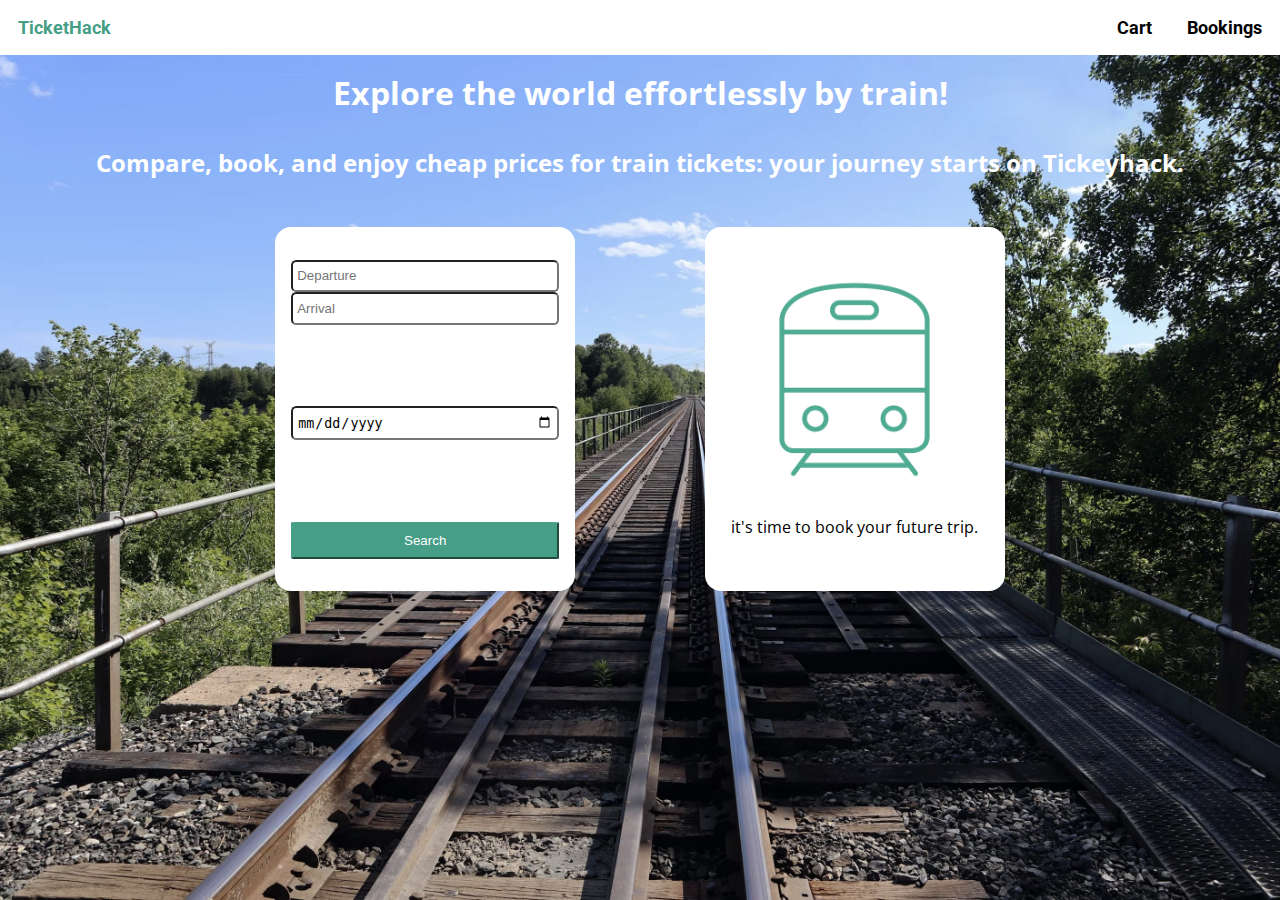
<file: index.html>
<!DOCTYPE html>
<html lang="en">
    <head>
        <meta charset="UTF-8">
        <meta name="viewport" content="width=device-width, initial-scale=1.0">
        <title>TicketHack</title>
        <link rel="stylesheet" href="style.css">
    </head>
    <body>
        <div id="container">
            <header>
                <div id="title"><a href="./">TicketHack</a></div>
                <ul>
                    <li><a href="cart.htm">Cart</a></li>
                    <li><a href="bookings.htm">Bookings</a></li>
                </ul>
            </header>
            <main>
                <h1>Explore the world effortlessly by train!</h1>
                <h2>Compare, book, and enjoy cheap prices for train tickets: your journey starts on Tickeyhack.</h2>
                <div id="search-container">
                    <div id="calendar-container">
                        <div class="form">
                            <div id="cities">
                              <input type="text" name="departure" id="departure" placeholder="Departure" required />
                              <input type="text" name="arrival" id="arrival" placeholder="Arrival" required />
                            </div>
                            <div>
                                <input type="date" name="date" id="date" required>
                            </div>
                            <div>
                              <button id="search">Search</button>
                            </div>
                        </div>
                    </div>
                    <div id="trips-container">
                        <img src="./images/train.png" alt="">
                        <p>it's time to book your future trip.</p>
                    </div>
                </div>
            </main>
        </div>
        <script src="script.js"></script>
    </body>
</html>
</file>
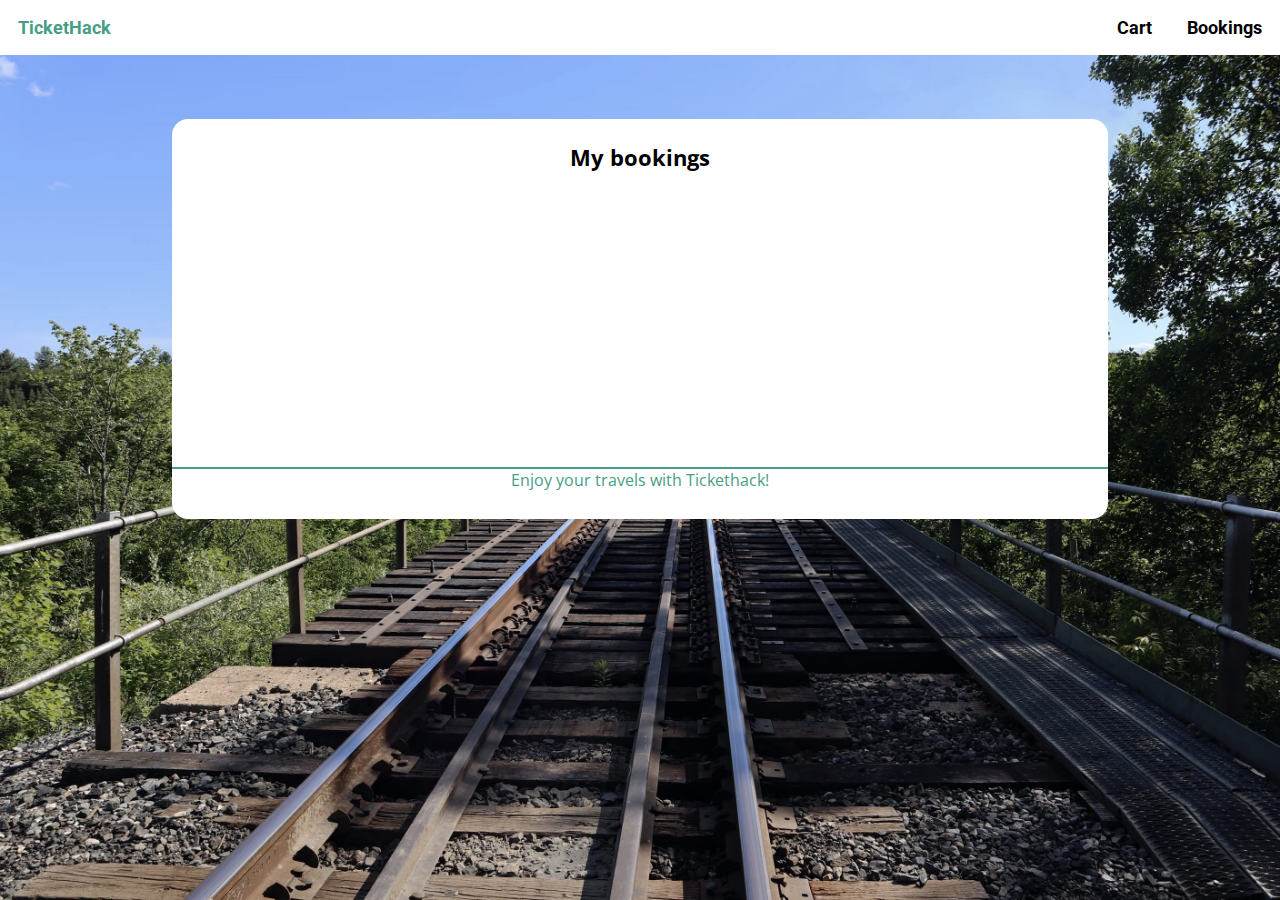
<file: bookings.htm>
<!DOCTYPE html>
<html lang="en">
    <head>
        <meta charset="UTF-8">
        <meta name="viewport" content="width=device-width, initial-scale=1.0">
        <title>TicketHack - Bookings</title>
        <link rel="stylesheet" href="style.css">
    </head>
    <body>
        <div id="container">
            <header>
                <div><a href="./">TicketHack</a></div>
                <ul>
                    <li><a href="cart.htm">Cart</a></li>
                    <li><a href="bookings.htm">Bookings</a></li>
                </ul>
            </header>
            <main>
                <div id="bookings-container">
                    <h1>My bookings</h1>
                    <div id="bookings">
                    </div>
                    <div id="bookings-footer">
                        Enjoy your travels with Tickethack!
                    </div>
                </div>
            </main>
        </div>
        <script src="bookings.js"></script>
    </body>
</html>
</file>
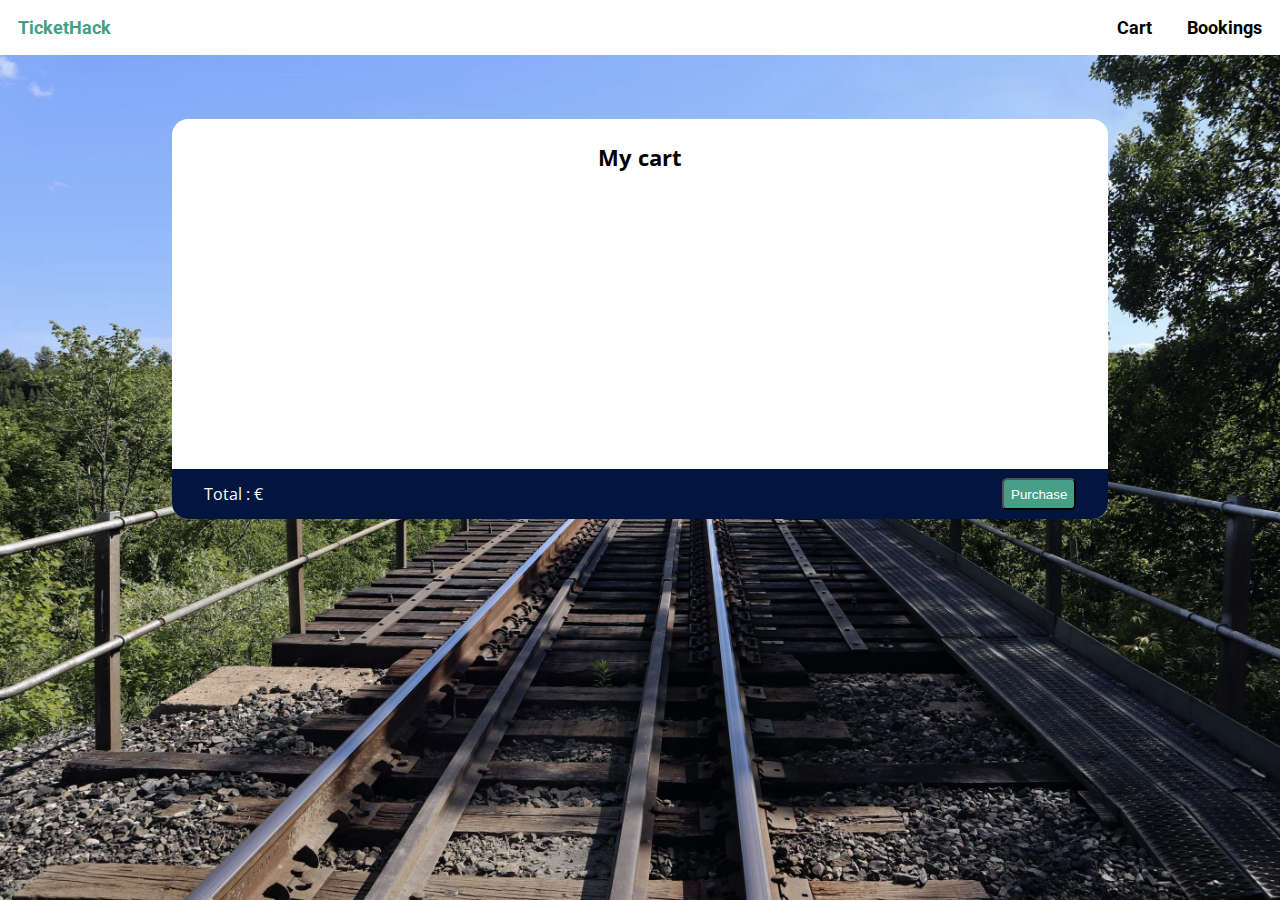
<file: cart.htm>
<!DOCTYPE html>
<html lang="en">
    <head>
        <meta charset="UTF-8">
        <meta name="viewport" content="width=device-width, initial-scale=1.0">
        <title>TicketHack - Cart</title>
        <link rel="stylesheet" href="style.css">
    </head>
    <body>
        <div id="container">
            <header>
                <div><a href="./">TicketHack</a></div>
                <ul>
                    <li><a href="cart.htm">Cart</a></li>
                    <li><a href="bookings.htm">Bookings</a></li>
                </ul>
            </header>
            <main>
                <div id="cart-container">
                    <h1>My cart</h1>
                    <div id="cart">
                    </div>
                    <div id="sum-container">
                        <div>Total : <span id="sum"></span> €</div>
                        <button id="purchase">Purchase</button>
                    </div>
                </div>
            </main>
        </div>
        <script src="cart.js"></script>
    </body>
</html>
</file>
<file: style.css>
@import url('https://fonts.googleapis.com/css2?family=Open+Sans:ital,wght@0,400;0,700;1,400;1,700&family=Poppins:ital,wght@0,400;0,700;1,400;1,700&family=Inconsolata&family=Montserrat&family=Roboto&display=swap');

body {
    margin: 0;
    padding: 0;
    font-family: "Open Sans", sans-serif;
}
#container {
    background-image: url('./images/background.jpg');
    background-size: cover;
    height: 100vh;
}
h1, h2 {
    padding: 0;
    color: white;
    text-align: center;
}
h1 {
    margin: 0 0 1em 0;
}
h2 {
    margin: 0 0 2em 0;
}


/* Header de la page */

header {
    display: flex;
    justify-content: space-between;
    align-items: center;
    background-color: white;
    padding: 1em 1em 1em 1em;
    font-size: 1.1em;
    font-family: Roboto, sans-serif;
}
header ul {
    display: flex;
    list-style-type: none;
    gap: 2em;
    margin: 0;
    padding: 0;
}
header a:hover {
    text-decoration: underline;
}


/* Contenu de la page index.html */

main {
    padding: 1em;
}
#search-container {
    display: grid;
    grid-template-rows: 1fr;
    grid-template-columns: 1fr 300px 0.5fr 300px 1fr;
}
#calendar-container, #trips-container {
    height: 300px;
    padding: 2em 1em;
    background-color: white;
    border-radius: 1em;
}
#calendar-container {
    grid-row: 1 / span 1;
    grid-column: 2 / span 1;
}
#calendar-container .form {
    display: flex;
    flex-direction: column;
    justify-content: space-between;
    height: 100%;
    text-align: center;
    font-size: 1.2em;
}
#calendar-container input {
    width: 100%;
    box-sizing: border-box;
    padding: 0.5em 0.3em;
    border-radius: 0.4em;
}
button#search {
    width: 100%;
    box-sizing: border-box;
    padding: 0.7em 0;
    color: white;
    background-color: #469e86;
    border-radius: 2%;
    border-color: #469e86;
}
#trips-container {
    grid-row: 1 / span 1;
    grid-column: 4 / span 1;
    display: flex;
    flex-direction: column;
    justify-content: flex-start;
    align-items: center;
    overflow-y: auto;
}
#trips-container img {
    width: 90%;
    height: auto;
}
.trip {
    display: flex;
    justify-content: space-between;
    align-items: center;
    width: 100%;
    box-sizing: border-box;
    margin: 0.5em 0;
    padding: 0.5em;
    background-color: #f6eeef;
    border-radius: 0.4em;
}
.trip button, #cart-container button {
    padding: 0.5em;
    color: white;
    background-color: #469e86;
    border-radius: 0.4em;
}
#go {
    padding-top: 70%;
    size: 2;
}


/* Contenu de la page cart.htm */

#cart-container, #bookings-container {
    display: flex;
    flex-direction: column;
    justify-content: space-between;
    width: 75%;
    height: 400px;
    margin: 3em auto 2em auto;
    background-color: white;
    border-radius: 1em;
}
#cart-container h1, #bookings-container h1 {
    flex-shrink: 0;
    color: black;
    margin: 1em 1em 0 1em;
    font-size: 1.4em;
}
#cart-container #cart, #bookings-container #bookings {
    margin: 2em 10%;
    padding: 0 1em;
    overflow-y: auto;
}
#sum-container {
    display: flex;
    justify-content: space-between;
    align-items: center;
    flex-shrink: 0;
    height: 50px;
    padding: 0 2em;
    color: white;
    background-color: #01153f;
    border-radius: 0 0 1em 1em;
}


/* Contenu de la page bookings.htm */

#bookings-footer {
    text-align: center;
    flex-shrink: 0;
    height: 50px;
    padding: 0 2em;
    color: #469e86;
    border-top: 2px solid #469e86;
    border-radius: 0 0 1em 1em;
}

header a {
    color: #469e86;
    text-decoration: none;
    font-weight: bold;
}

header ul li a {
    text-decoration: none;
    color: black;
    font-weight: bold;
}
</file>
